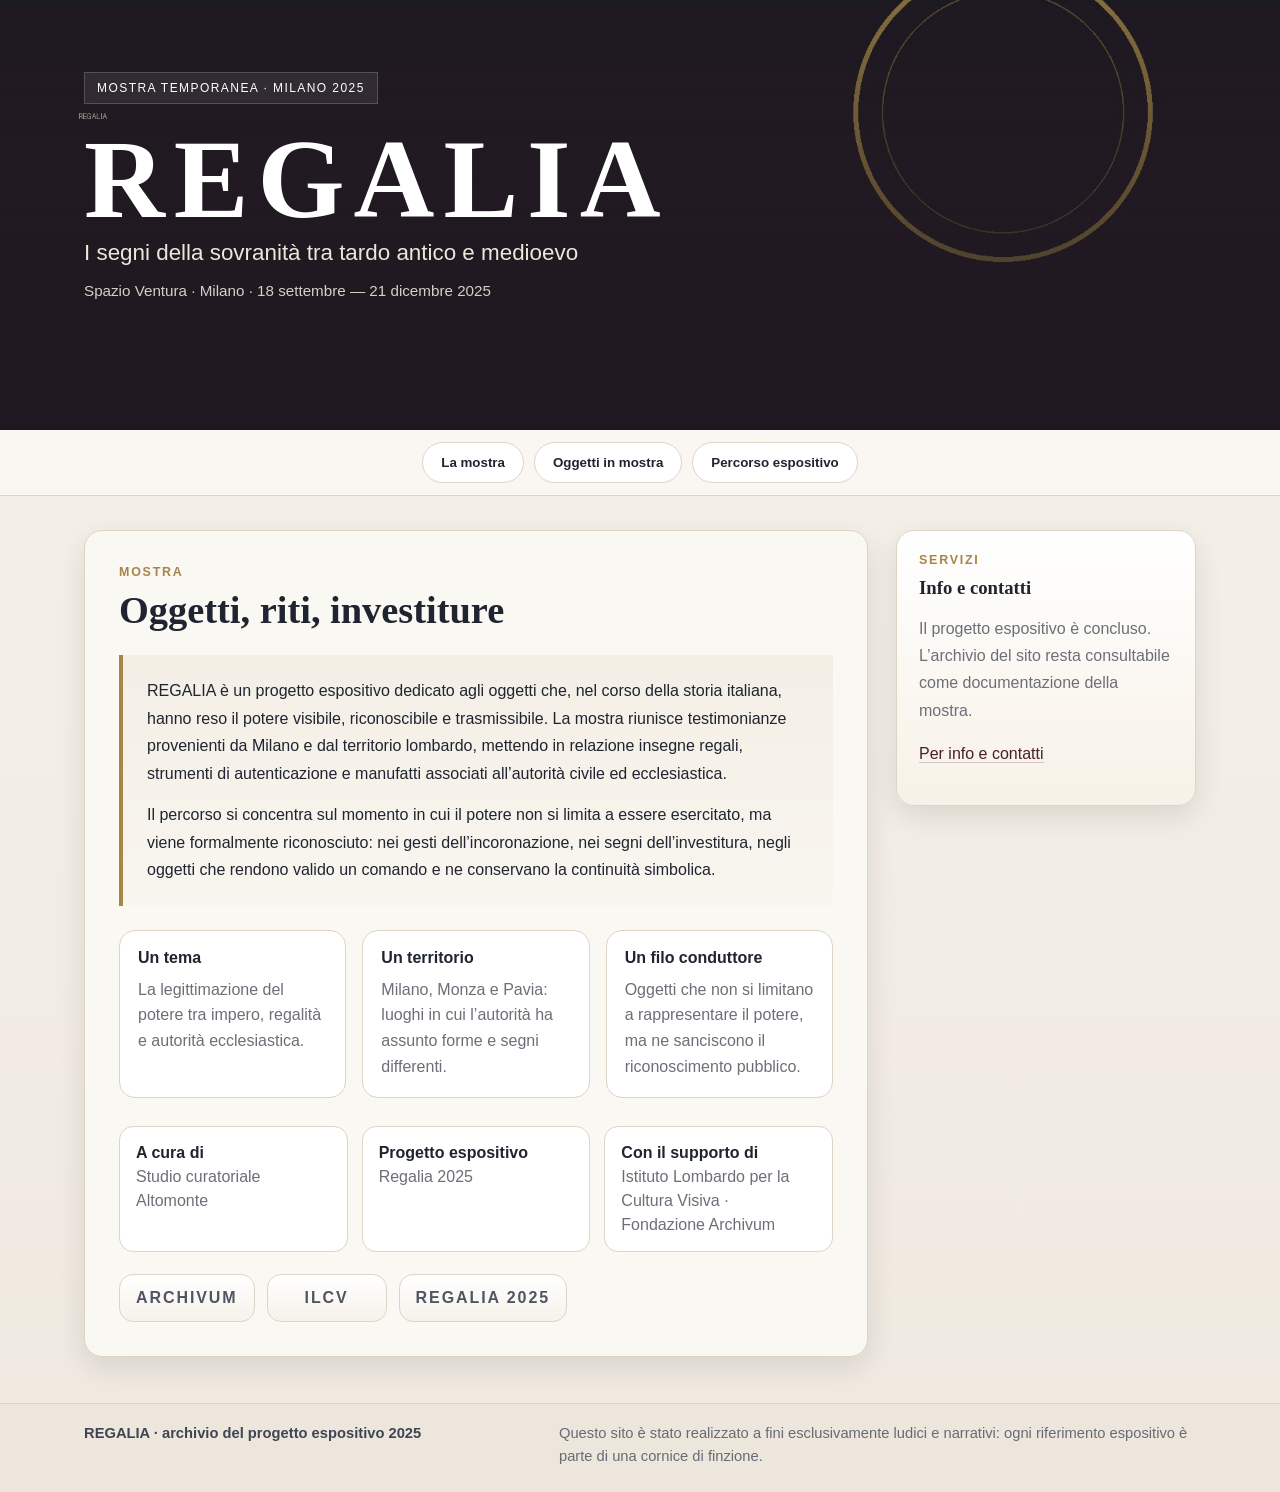
<file: index.html>
<!DOCTYPE html>
<html lang="it">
<head>
  <meta charset="UTF-8">
  <meta name="viewport" content="width=device-width, initial-scale=1.0">
  <title>REGALIA — Milano 2025</title>
  <link rel="stylesheet" href="style.css">
  <script>
    function showSection(id){
      document.querySelectorAll('.section-panel').forEach(el => el.classList.remove('active'));
      document.getElementById(id).classList.add('active');
      window.scrollTo({top: 0, behavior: 'smooth'});
    }
  </script>
</head>
<body>
  <header class="hero">
    <div class="hero-overlay"></div>
    <div class="hero-inner wrap">
      <div class="eyebrow">Mostra temporanea · Milano 2025</div>
      <h1>REGALIA</h1>
      <p class="hero-sub">I segni della sovranità tra tardo antico e medioevo</p>
      <p class="hero-meta">Spazio Ventura · Milano · 18 settembre — 21 dicembre 2025</p>
    </div>
  </header>

  <nav class="main-nav">
    <div class="wrap nav-inner">
      <button class="nav-btn" onclick="showSection('home')">La mostra</button>
      <button class="nav-btn" onclick="showSection('objects')">Oggetti in mostra</button>
      <button class="nav-btn" onclick="showSection('path')">Percorso espositivo</button>
    </div>
  </nav>

  <div class="wrap page-grid">
    <main class="content">
      <section id="home" class="section-panel active">
        <div class="section-head">
          <span class="section-kicker">Mostra</span>
          <h2>Oggetti, riti, investiture</h2>
        </div>

        <div class="lead-box">
          <p>REGALIA è un progetto espositivo dedicato agli oggetti che, nel corso della storia italiana, hanno reso il potere visibile, riconoscibile e trasmissibile. La mostra riunisce testimonianze provenienti da Milano e dal territorio lombardo, mettendo in relazione insegne regali, strumenti di autenticazione e manufatti associati all’autorità civile ed ecclesiastica.</p>
          <p>Il percorso si concentra sul momento in cui il potere non si limita a essere esercitato, ma viene formalmente riconosciuto: nei gesti dell’incoronazione, nei segni dell’investitura, negli oggetti che rendono valido un comando e ne conservano la continuità simbolica.</p>
        </div>

        <div class="home-cards">
          <article class="mini-card">
            <h3>Un tema</h3>
            <p>La legittimazione del potere tra impero, regalità e autorità ecclesiastica.</p>
          </article>
          <article class="mini-card">
            <h3>Un territorio</h3>
            <p>Milano, Monza e Pavia: luoghi in cui l’autorità ha assunto forme e segni differenti.</p>
          </article>
          <article class="mini-card">
            <h3>Un filo conduttore</h3>
            <p>Oggetti che non si limitano a rappresentare il potere, ma ne sanciscono il riconoscimento pubblico.</p>
          </article>
        </div>

        <div class="meta-strip">
          <div><strong>A cura di</strong><br>Studio curatoriale Altomonte</div>
          <div><strong>Progetto espositivo</strong><br>Regalia 2025</div>
          <div><strong>Con il supporto di</strong><br>Istituto Lombardo per la Cultura Visiva · Fondazione Archivum</div>
        </div>

        <div class="partner-row">
          <div class="partner-logo">ARCHIVUM</div>
          <div class="partner-logo">ILCV</div>
          <div class="partner-logo">REGALIA 2025</div>
        </div>
      </section>

      <section id="objects" class="section-panel">
        <div class="section-head">
          <span class="section-kicker">Oggetti in mostra</span>
          <h2>Prestiti e opere esposte</h2>
        </div>

        <article class="object-card">
          <div class="object-text">
            <h3>Corona di Teodolinda</h3>
            <p>Tra le opere più rappresentative del Tesoro del Duomo di Monza, la Corona di Teodolinda costituisce una testimonianza significativa dell’oreficeria altomedievale e del rapporto tra regalità e devozione.</p>
            <p>Tradizionalmente associata alla figura della regina Teodolinda, l’oggetto si colloca in un contesto in cui il potere non è ancora separato dalla dimensione religiosa, ma si esprime attraverso simboli condivisi tra corte e culto. La corona non svolge soltanto una funzione ornamentale: è un segno visibile di appartenenza, autorità e continuità dinastica.</p>
            <p>Nel percorso espositivo, la sua presenza introduce il tema della trasformazione del potere tra tarda antichità e alto medioevo, mostrando come gli oggetti legati alla regalità assumano progressivamente un valore simbolico sempre più strutturato e riconoscibile.</p>
            <p class="source"><strong>Prestito:</strong> Museo e Tesoro del Duomo di Monza</p>
          </div>
          <div class="object-images">
            <img src="corona_teodolinda_1.jpg" alt="Corona di Teodolinda">
            <img src="corona_teodolinda_2.jpg" alt="Corona di Teodolinda dettaglio">
          </div>
        </article>

        <article class="object-card">
          <div class="object-text">
            <h3>Croce di Agilulfo</h3>
            <p>Attribuita alla tradizione longobarda e associata alla memoria del re Agilulfo, questa croce rappresenta uno degli esempi più evidenti della sovrapposizione tra dimensione religiosa e rappresentazione del potere.</p>
            <p>L’oggetto, pur appartenendo alla sfera liturgica, assume un ruolo che va oltre il culto: diventa segno pubblico di autorità, capace di legittimare e rafforzare il ruolo del sovrano attraverso un linguaggio condiviso tra fede e governo.</p>
            <p>La croce testimonia un momento storico in cui il potere non si afferma soltanto attraverso la forza o il comando diretto, ma attraverso simboli riconosciuti e accettati. In questo senso, si configura come uno degli strumenti attraverso cui l’autorità viene resa visibile e, soprattutto, riconosciuta.</p>
            <p class="source"><strong>Prestito:</strong> Museo e Tesoro del Duomo di Monza</p>
          </div>
          <div class="object-images">
            <img src="croce_agilulfo_1.jpg" alt="Croce di Agilulfo">
            <img src="croce_agilulfo_2.jpg" alt="Croce di Agilulfo dettaglio">
          </div>
        </article>

        <article class="object-card">
          <div class="object-text">
            <h3>Dittico di Stilicone</h3>
            <p>Il cosiddetto Dittico di Stilicone, legato alla tradizione tardoantica, rappresenta una delle testimonianze più significative della persistenza del linguaggio imperiale nella rappresentazione del potere.</p>
            <p>Attraverso la raffigurazione di figure legate alla corte e al comando, il dittico conserva e trasmette una grammatica visiva che sopravvive anche dopo la trasformazione dell’Impero. L’oggetto non è soltanto commemorativo: è parte di un sistema simbolico che definisce gerarchie, ruoli e autorità.</p>
            <p>Nel contesto della mostra, il dittico evidenzia come il potere imperiale continui a esistere anche nella sua dimensione rappresentativa, influenzando le forme successive della regalità e contribuendo alla costruzione di un immaginario condiviso dell’autorità.</p>
            <p class="source"><strong>Prestito:</strong> Museo e Tesoro del Duomo di Monza</p>
          </div>
          <div class="object-images">
            <img src="dittico_stilicone_1.jpg" alt="Dittico di Stilicone">
            <img src="dittico_stilicone_2.jpg" alt="Dittico di Stilicone dettaglio">
          </div>
        </article>

        <article class="object-card featured">
          <div class="object-text">
            <h3>Corona Ferrea</h3>
            <p>Tra le più antiche insegne regali d’Europa, la Corona Ferrea occupa un ruolo centrale nella storia della legittimazione del potere in Italia. Utilizzata nelle cerimonie di incoronazione dei re d’Italia, essa non si limita a rappresentare l’autorità, ma ne sancisce il riconoscimento formale e pubblico.</p>
            <p>Nel gesto dell’imposizione, il potere diventa visibile, condiviso e riconosciuto: è in questo momento che l’autorità si trasforma in legittimità. La corona agisce quindi come uno strumento attivo, capace di rendere valido ciò che, senza di essa, resterebbe incompleto.</p>
            <p>Secondo la tradizione, al suo interno è presente un sottile anello metallico associato a uno dei chiodi della Croce di Cristo, elemento che ha contribuito nei secoli ad accrescerne il valore simbolico e sacrale. Questa duplice natura — regale e religiosa — ne rafforza il ruolo come punto di incontro tra diverse forme di potere.</p>
            <p>La corona fu utilizzata anche da Napoleone Bonaparte nel 1805 per proclamarsi re d’Italia, confermando la persistenza del suo valore come strumento di riconoscimento attraverso epoche e sistemi politici differenti.</p>
            <p class="source"><strong>Prestito:</strong> Museo e Tesoro del Duomo di Monza</p>
          </div>
          <div class="object-images">
            <img src="corona_ferrea_1.jpg" alt="Corona Ferrea">
            <img src="corona_ferrea_2.jpg" alt="Corona Ferrea dettaglio">
          </div>
        </article>
      </section>

      <section id="path" class="section-panel">
        <div class="section-head">
          <span class="section-kicker">Percorso espositivo</span>
          <h2>Dalla rappresentazione al riconoscimento</h2>
        </div>
        <div class="lead-box">
          <p>Il percorso si sviluppa come una progressiva trasformazione dei segni del potere: dagli oggetti che lo rappresentano alle forme che ne garantiscono la validità pubblica. In mostra, corone, croci, sigilli e manufatti cerimoniali sono presentati non come reliquie isolate, ma come strumenti attivi nella costruzione dell’autorità.</p>
          <p>Il visitatore attraversa così un itinerario in cui la regalità, la memoria imperiale e il ruolo delle istituzioni religiose si intrecciano, mostrando come la continuità del comando passi spesso attraverso oggetti capaci di rendere visibile ciò che, da solo, il potere non può garantire.</p>
        </div>

        <div class="timeline">
          <div class="tl-item"><span>1</span><div><strong>Età tardoantica</strong><p>Persistenza delle forme imperiali e della loro grammatica visiva.</p></div></div>
          <div class="tl-item"><span>2</span><div><strong>Regalità longobarda</strong><p>Oggetti di corte, devozione e investitura in area lombarda.</p></div></div>
          <div class="tl-item"><span>3</span><div><strong>Autenticazione del comando</strong><p>Sigilli, atti e strumenti che trasformano la decisione in autorità riconosciuta.</p></div></div>
        </div>

        <div class="meta-strip">
          <div><strong>Date</strong><br>18 settembre — 21 dicembre 2025</div>
          <div><strong>Sede</strong><br>Spazio Ventura, Milano</div>
          <div><strong>Orari</strong><br>gio–dom, 10:00–19:00</div>
        </div>
      </section>
    </main>

    <aside class="sidebar">
      <div class="contact-card">
        <div class="section-kicker">Servizi</div>
        <h3>Info e contatti</h3>
        <p>Il progetto espositivo è concluso. L’archivio del sito resta consultabile come documentazione della mostra.</p>
        <p><a href="contatti.html">Per info e contatti</a></p>
      </div>
    </aside>
  </div>

  <footer class="site-footer">
    <div class="wrap footer-inner">
      <div class="foot-left">REGALIA · archivio del progetto espositivo 2025</div>
      <div class="foot-right">Questo sito è stato realizzato a fini esclusivamente ludici e narrativi: ogni riferimento espositivo è parte di una cornice di finzione.</div>
    </div>
  </footer>
</body>
</html>
</file>
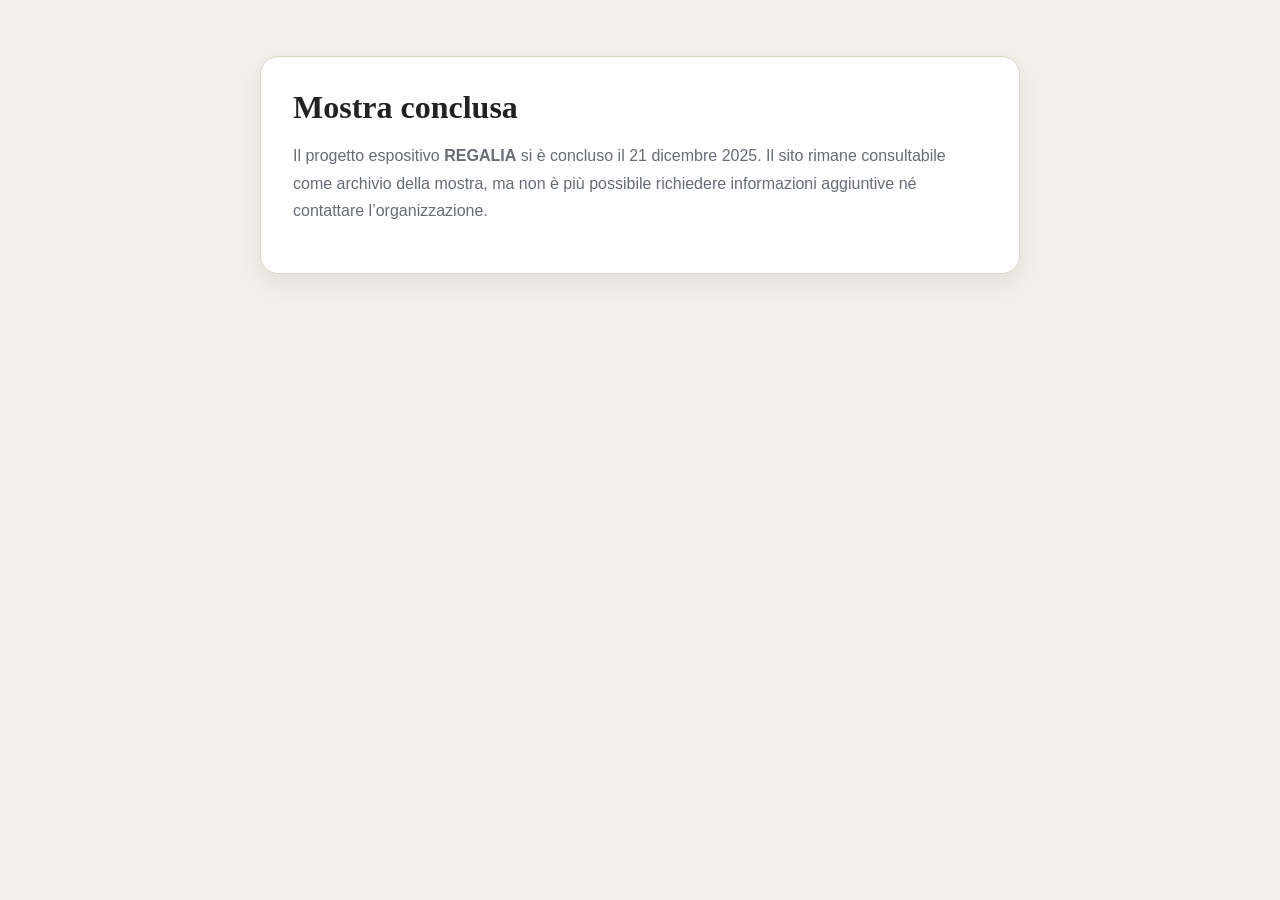
<file: contatti.html>
<!DOCTYPE html>
<html lang="it">
<head>
  <meta charset="UTF-8">
  <meta name="viewport" content="width=device-width, initial-scale=1.0">
  <title>REGALIA — informazioni</title>
  <style>
    body{font-family:Inter,Arial,sans-serif;margin:0;background:#f4f1eb;color:#222}
    .wrap{max-width:760px;margin:0 auto;padding:56px 24px}
    .box{background:#fff;border:1px solid #ddd4c6;border-radius:18px;padding:32px;box-shadow:0 10px 30px rgba(0,0,0,.08)}
    h1{font-family:"Libre Baskerville",Georgia,serif;margin:0 0 14px;font-size:2rem}
    p{line-height:1.72;color:#666b74}
  </style>
</head>
<body>
  <div class="wrap">
    <div class="box">
      <h1>Mostra conclusa</h1>
      <p>Il progetto espositivo <strong>REGALIA</strong> si è concluso il 21 dicembre 2025. Il sito rimane consultabile come archivio della mostra, ma non è più possibile richiedere informazioni aggiuntive né contattare l’organizzazione.</p>
    </div>
  </div>
</body>
</html>
</file>
<file: style.css>
:root{
  --bg:#f4f1eb;
  --paper:#faf8f3;
  --ink:#1f2430;
  --muted:#6d6f78;
  --line:#ddd4c6;
  --gold:#a88446;
  --burg:#4a1f2a;
  --navy:#213044;
  --shadow:0 10px 30px rgba(0,0,0,.10);
}
*{box-sizing:border-box}
html{scroll-behavior:smooth}
body{
  margin:0;
  font-family: Inter, Arial, sans-serif;
  color:var(--ink);
  background:linear-gradient(180deg,#f6f2ec 0%, #efe9e0 100%);
}
.wrap{max-width:1160px;margin:0 auto;padding:0 24px}
.hero{
  position:relative;
  min-height:430px;
  background:url('hero.jpg') center/cover no-repeat;
}
.hero-overlay{
  position:absolute; inset:0;
  background:linear-gradient(180deg, rgba(18,20,26,.12) 0%, rgba(18,20,26,.56) 66%, rgba(18,20,26,.68) 100%);
}
.hero-inner{
  position:relative; z-index:1;
  color:#fff;
  padding:72px 24px 54px;
}
.eyebrow{
  display:inline-block;
  padding:8px 12px;
  font-size:12px;
  letter-spacing:.12em;
  text-transform:uppercase;
  background:rgba(255,255,255,.08);
  border:1px solid rgba(255,255,255,.18);
  backdrop-filter: blur(6px);
}
h1{
  margin:22px 0 8px;
  font-family: "Libre Baskerville", Georgia, serif;
  font-size: clamp(3.8rem, 9vw, 7rem);
  line-height:.95;
  letter-spacing:.08em;
}
.hero-sub{
  max-width:720px;
  font-size: clamp(1rem, 1.8vw, 1.4rem);
  color:#ede7db;
  margin:0 0 10px;
}
.hero-meta{
  font-size:.95rem;
  color:#d5d0c4;
}
.main-nav{
  position:sticky; top:0; z-index:20;
  background:rgba(250,248,243,.92);
  backdrop-filter: blur(10px);
  border-bottom:1px solid var(--line);
}
.nav-inner{display:flex; gap:10px; justify-content:center; padding:12px 24px}
.nav-btn{
  border:1px solid var(--line);
  background:white;
  color:var(--ink);
  padding:12px 18px;
  border-radius:999px;
  font-weight:600;
  cursor:pointer;
  transition:all .22s ease;
}
.nav-btn:hover{
  background:var(--navy);
  color:white;
  border-color:var(--navy);
  transform:translateY(-1px);
}
.page-grid{
  display:grid;
  grid-template-columns:minmax(0,1fr) 300px;
  gap:28px;
  padding:34px 24px 46px;
}
.content{min-width:0}
.sidebar{position:relative}
.section-panel{
  display:none;
  background:var(--paper);
  border:1px solid var(--line);
  border-radius:18px;
  padding:34px;
  box-shadow:var(--shadow);
}
.section-panel.active{display:block; animation:fade .22s ease}
@keyframes fade{from{opacity:.45; transform:translateY(6px)} to{opacity:1; transform:none}}
.section-head{margin-bottom:24px}
.section-kicker{
  display:block;
  font-size:.78rem;
  letter-spacing:.14em;
  text-transform:uppercase;
  color:var(--gold);
  font-weight:700;
  margin-bottom:10px;
}
h2{
  margin:0;
  font-family:"Libre Baskerville", Georgia, serif;
  font-size:clamp(1.8rem, 3vw, 2.5rem);
  line-height:1.1;
}
.lead-box{
  padding:22px 24px;
  border-left:4px solid var(--gold);
  background:linear-gradient(180deg, rgba(168,132,70,.08), rgba(168,132,70,.02));
  margin-bottom:24px;
}
.lead-box p{margin:0 0 14px; line-height:1.72}
.lead-box p:last-child{margin-bottom:0}
.home-cards{
  display:grid;
  grid-template-columns:repeat(3,1fr);
  gap:16px;
  margin:22px 0 28px;
}
.mini-card{
  background:white;
  border:1px solid var(--line);
  border-radius:16px;
  padding:18px;
  transition:transform .22s ease, box-shadow .22s ease;
}
.mini-card:hover{transform:translateY(-2px); box-shadow:var(--shadow)}
.mini-card h3{margin:0 0 10px; font-size:1rem}
.mini-card p{margin:0; color:var(--muted); line-height:1.6}
.meta-strip{
  display:grid;
  grid-template-columns:repeat(3,1fr);
  gap:14px;
  margin-top:18px;
}
.meta-strip > div{
  background:white;
  border:1px solid var(--line);
  border-radius:14px;
  padding:14px 16px;
  line-height:1.5;
  color:var(--muted);
}
.meta-strip strong{color:var(--ink)}
.partner-row{
  display:flex; gap:12px; flex-wrap:wrap; margin-top:22px;
}
.partner-logo{
  min-width:120px;
  text-align:center;
  padding:14px 16px;
  border-radius:14px;
  border:1px solid var(--line);
  background:linear-gradient(180deg, #fff, #f6f2ea);
  color:#4f5562;
  font-weight:700;
  letter-spacing:.12em;
}
.object-card{
  display:grid;
  grid-template-columns:1.15fr .95fr;
  gap:24px;
  padding:26px 0;
  border-top:1px solid var(--line);
}
.object-card:first-of-type{border-top:none; padding-top:0}
.object-card h3{
  margin:0 0 12px;
  font-family:"Libre Baskerville", Georgia, serif;
  font-size:1.7rem;
}
.object-card p{line-height:1.72; margin:0 0 14px}
.source{color:var(--muted); font-size:.96rem}
.object-images{
  display:grid;
  grid-template-columns:1fr 1fr;
  gap:10px;
  align-content:start;
}
.object-images img{
  width:100%;
  display:block;
  border-radius:14px;
  border:1px solid var(--line);
  box-shadow:var(--shadow);
  transition:transform .22s ease, box-shadow .22s ease;
}
.object-images img:hover{transform:translateY(-2px); box-shadow:0 12px 32px rgba(0,0,0,.14)}
.featured{
  margin-top:8px;
  padding-top:28px;
  border-top:2px solid var(--gold);
}
.timeline{margin-top:26px; display:grid; gap:14px}
.tl-item{
  display:grid;
  grid-template-columns:40px 1fr;
  gap:14px;
  align-items:start;
  background:white;
  border:1px solid var(--line);
  border-radius:14px;
  padding:16px;
}
.tl-item span{
  width:40px; height:40px; display:grid; place-items:center;
  border-radius:50%;
  background:var(--navy);
  color:white; font-weight:700;
}
.tl-item p{margin:6px 0 0; color:var(--muted); line-height:1.6}
.contact-card{
  position:sticky; top:88px;
  background:linear-gradient(180deg, #fff, #f7f2e7);
  border:1px solid var(--line);
  border-radius:18px;
  padding:22px;
  box-shadow:var(--shadow);
}
.contact-card h3{margin:0 0 10px; font-family:"Libre Baskerville", Georgia, serif}
.contact-card p{line-height:1.7; color:var(--muted)}
a{
  color:var(--burg);
  text-decoration:none;
  border-bottom:1px solid rgba(74,31,42,.22);
  transition:color .18s ease, border-color .18s ease;
}
a:hover{color:#2c3f59; border-color:#2c3f59}
.site-footer{
  border-top:1px solid var(--line);
  background:#ece6dc;
}
.footer-inner{
  padding:18px 24px 24px;
  display:grid;
  grid-template-columns:1fr 1.4fr;
  gap:20px;
  color:#666b74;
  font-size:.92rem;
  line-height:1.55;
}
.foot-left{font-weight:700; color:#404553}
@media (max-width: 980px){
  .page-grid{grid-template-columns:1fr}
  .contact-card{position:static}
}
@media (max-width: 780px){
  .home-cards, .meta-strip, .object-card, .footer-inner{grid-template-columns:1fr}
  .object-images{grid-template-columns:1fr 1fr}
}
@media (max-width: 560px){
  .nav-inner{overflow:auto; justify-content:flex-start}
  .section-panel{padding:24px}
  .object-images{grid-template-columns:1fr}
}
</file>
